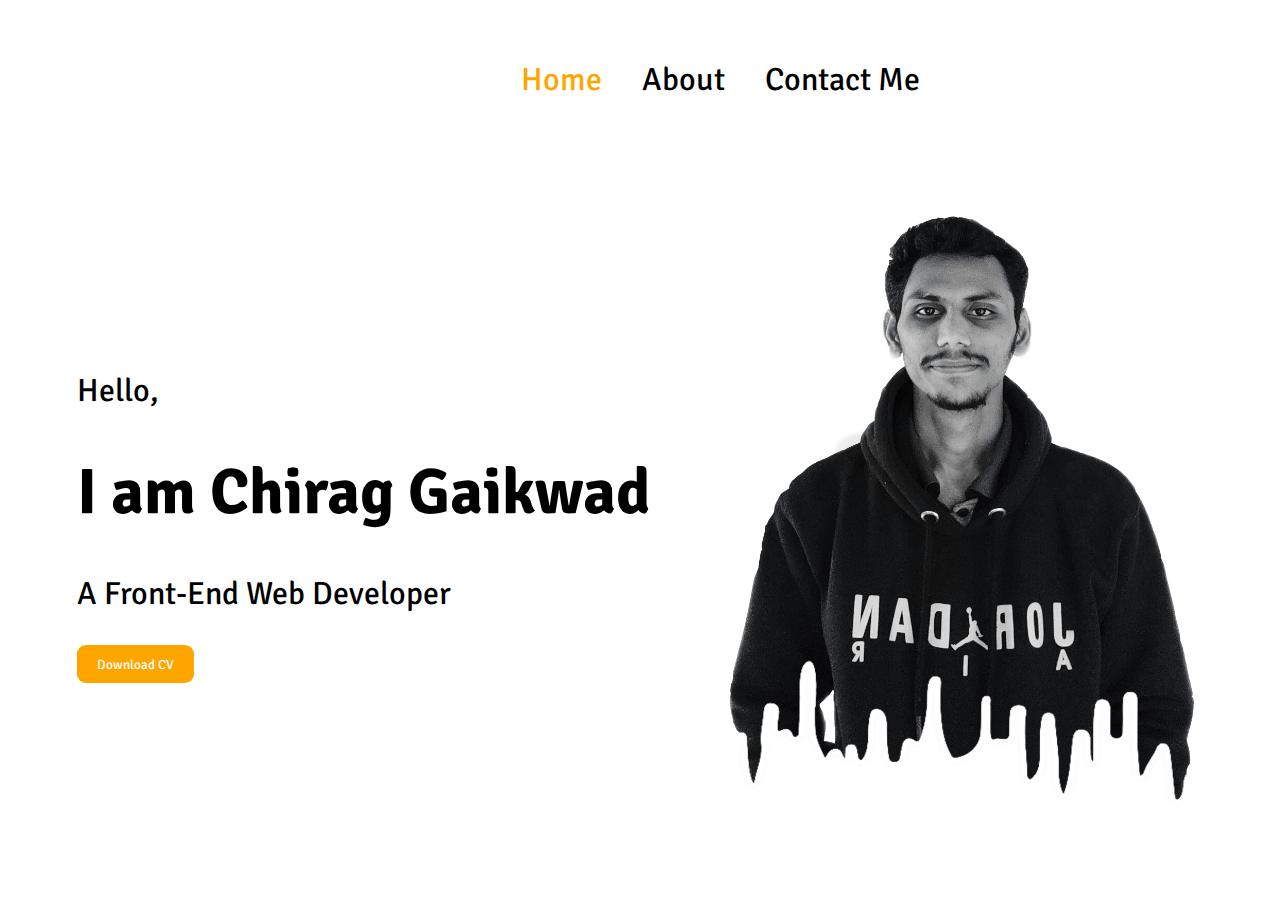
<file: index.html>
<!DOCTYPE html>
<html>
<head>
	<meta charset="utf-8">
	<meta name="viewport" content="width=device-width, initial-scale=1">
	<link
    rel="stylesheet"
    href="https://cdnjs.cloudflare.com/ajax/libs/animate.css/4.1.1/animate.min.css"
  />
  	<link rel="preconnect" href="https://fonts.googleapis.com">
<link rel="preconnect" href="https://fonts.gstatic.com" crossorigin>
<link href="https://fonts.googleapis.com/css2?family=Signika:wght@500&display=swap" rel="stylesheet">
	<link rel="stylesheet" type="text/css" href="style.css">
	<title>Chirag Gaikwad</title>
</head>
<body>
	<nav class="zone">
		<ul class="main-nav">
			<li class="current">Home</li>
			<li><a href="about.html">About</a></li>
			<li><a href="contact.html">Contact Me</a></li>
		</ul>
	</nav>
	<div class="cover">
		
			<div class="text">
				<p>Hello,</p>
				<h1 class="animate__animated animate__flipInX">I am Chirag Gaikwad</h1>
				<p>A Front-End Web Developer</p>
				<form>
          			<button type="submit" class="button">Download CV</button>
        		</form>
			</div>
			<div class="image">
				<img src="img1.png">
			</div>
		
	</div>
</body>
</html>
</file>
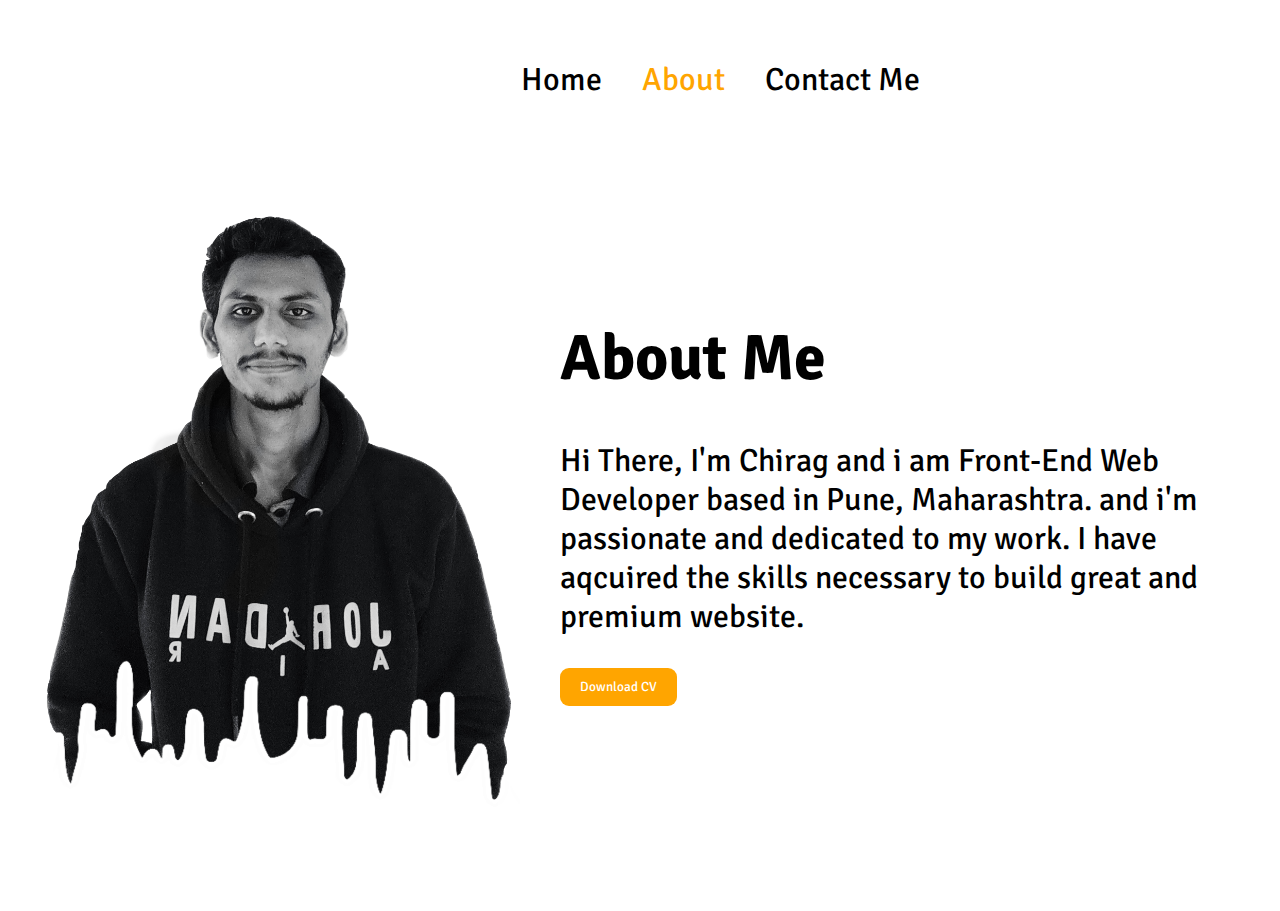
<file: about.html>
<!DOCTYPE html>
<html>
<head>
	<meta charset="utf-8">
	<meta name="viewport" content="width=device-width, initial-scale=1">
	<link rel="preconnect" href="https://fonts.googleapis.com">
<link rel="preconnect" href="https://fonts.gstatic.com" crossorigin>
<link href="https://fonts.googleapis.com/css2?family=Signika:wght@500&display=swap" rel="stylesheet">
	<link rel="stylesheet" type="text/css" href="style.css">
	<title>Chirag Gaikwad/About</title>
</head>
<body>
	<nav class="zone">
		<ul class="main-nav">
			<li><a href="index.html">Home</a></li>
			<li class="current">About</li>
			<li><a href="contact.html">Contact Me</a></li>
		</ul>
	</nav>
	

	<div class="info_1">

			<div class="image">
				<img src="img1.png">
			</div>
		
			<div class="info">
				<h1>About Me</h1>
				<p>Hi There, I'm Chirag and i am Front-End Web Developer based in Pune, Maharashtra. and i'm passionate and dedicated to my work. I have aqcuired the skills necessary to build great and premium website.</p>
				
				<form>
          			<button type="submit" class="button">Download CV</button>
        		</form>
			</div>
			
	</div>
</body>
</html>
</file>
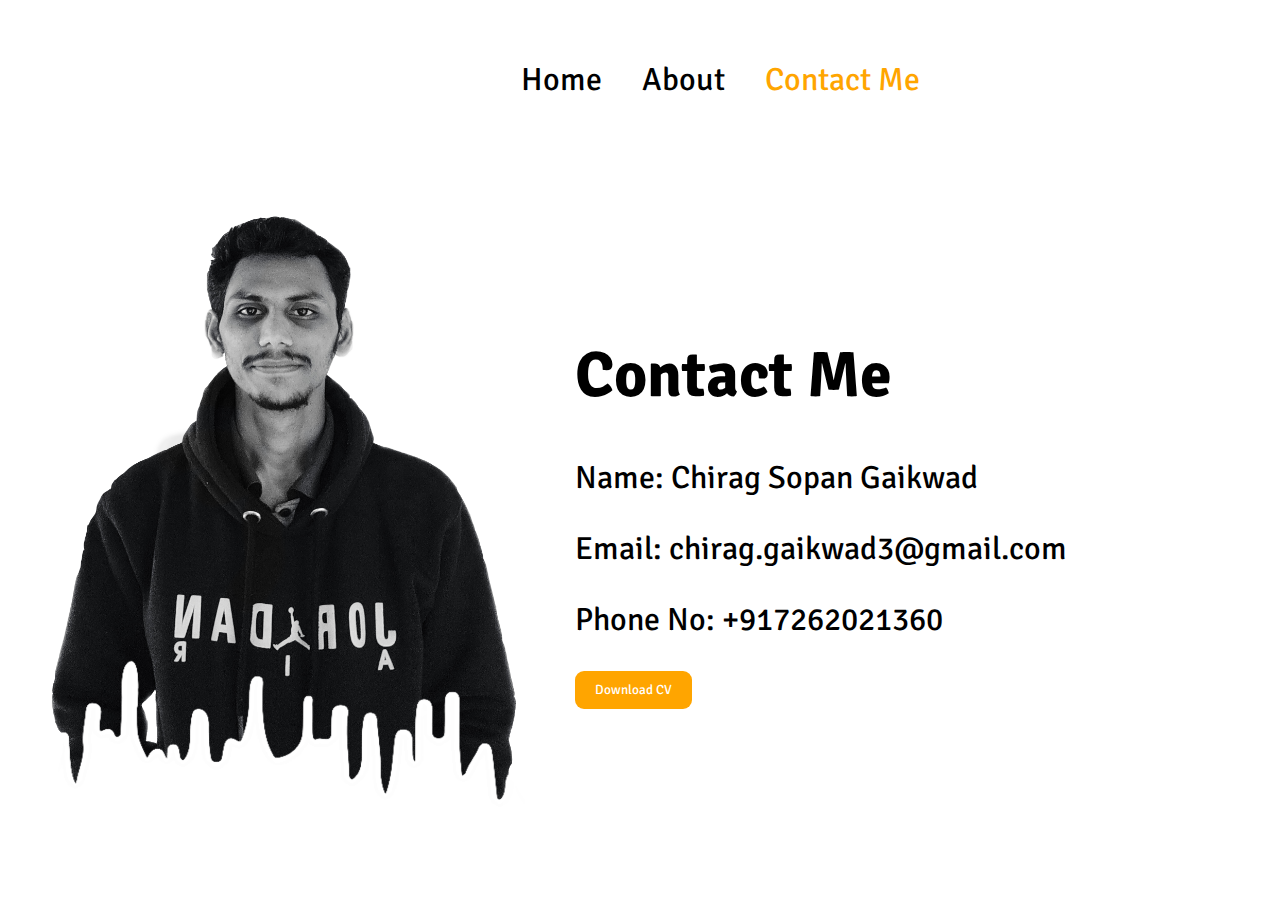
<file: contact.html>
<!DOCTYPE html>
<html>
<head>
	<meta charset="utf-8">
	<meta name="viewport" content="width=device-width, initial-scale=1">
	<link rel="preconnect" href="https://fonts.googleapis.com">
<link rel="preconnect" href="https://fonts.gstatic.com" crossorigin>
<link href="https://fonts.googleapis.com/css2?family=Signika:wght@500&display=swap" rel="stylesheet">
	<link rel="stylesheet" type="text/css" href="style.css">
	<title>Chirag Gaikwad/About</title>
</head>
<body>
	<nav class="zone">
		<ul class="main-nav">
			<li><a href="index.html">Home</a></li>
			<li><a href="about.html">About</a></li>
			<li class="current">Contact Me</li>
		</ul>
	</nav>
	

	<div class="info_1">

			<div class="image">
				<img src="img1.png">
			</div>
		
			<div class="cont">
				<h1>Contact Me</h1>
				<p>Name:      Chirag Sopan Gaikwad</p>
				<p>Email: chirag.gaikwad3@gmail.com</p>
				<p>Phone No:  +917262021360</p>

				<form>
          			<button type="submit" class="button">Download CV</button>
        		</form>
			</div>
			
	</div>
</body>
</html>
</file>
<file: style.css>
body {
    margin: 40px;
    font-family: 'Signika', sans-serif;

}

.zone {
   font-size:2em;

}



/***********************************************************************
 *  Nav Bar
 **********************************************************************/
.main-nav {
    margin-right: 300px;
    display: flex;
    justify-content: right;
    list-style: none;
    font-size: 1em;
}



/***********************************************************************
 *  Cover
 **********************************************************************/
.cover {
    /*show heigh: auto*/
    height: 80vh; 
    display: flex;
    align-items: center;
    justify-content: space-around;
}

h1{
    font-size: 4em;
}

p{
    font-size: 2em;
}
.image img{
    width: 480px;
    height: 600px;
}

.button{
  height:38px;
  background:orange;
  border: grey;
  border-radius: 9px;
  padding-left: 20px;
  padding-right:20px;
  color:#ffffff;
  font-family: 'Signika', sans-serif;
}

/**************************************************************************
 *About
 **************************************************************************/
.info_1{
    height: 80vh; 
    display: flex;
    align-items: center;
    justify-content: space-around;
}

.info{
    width: 900px;
    padding: 40px;
    padding-bottom: 80px;
}

.cont{
    width: 600px;
    padding: 40px;
    padding-bottom: 60px;
    padding-right: 60px;
}

.current{
    color: orange;
}

@media only screen and (max-width: 600px) {
    .main-nav {
        margin: 0;
        font-size: 0.9em;
        padding: 0;
        justify-content: center;
    }

.image img{
    width: 200px;
    height: 300px;
    }     

h1{
    font-size: 2em;
}
p{
    font-size: 1em;
}

}


li {
    padding: 20px;
}

a {
    color: black;
    text-decoration: none;
}
</file>
